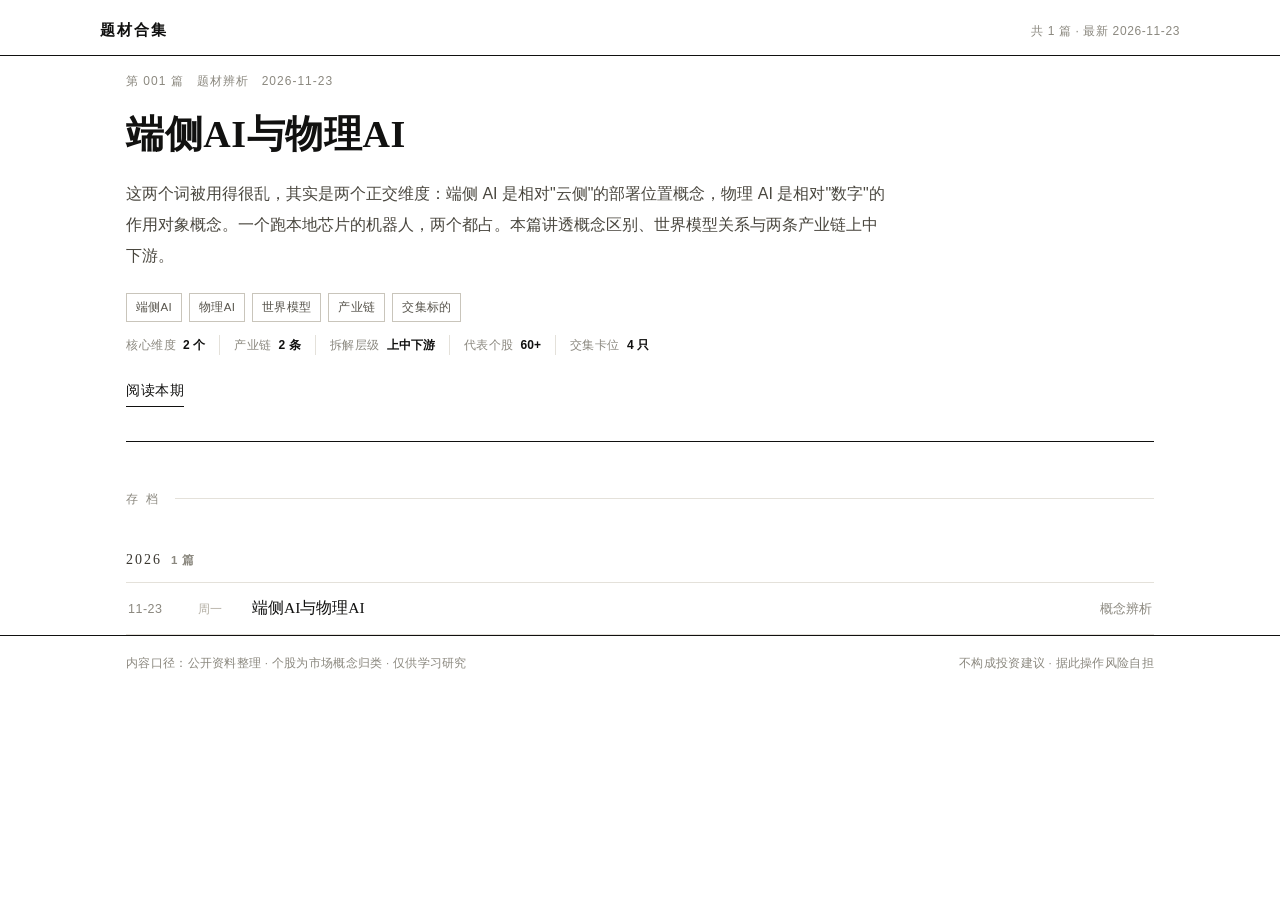
<file: index.html>
<!DOCTYPE html>
<html lang="zh-CN"><head>
<meta charset="utf-8">
<meta name="viewport" content="width=device-width,initial-scale=1">
<title>题材合集 · 股票题材概念与产业链</title>
<link rel="stylesheet" href="assets/base.css">
<link rel="stylesheet" href="assets/index.css">
<style>
.latest .tags{display:flex;flex-wrap:wrap;gap:7px;margin:0 0 4px}
.latest .tags span{font-size:11.5px;color:#57544c;border:1px solid var(--hair2);padding:2px 9px;letter-spacing:.3px}
</style>
</head><body>
<header class="masthead"><div class="wrap">
  <a class="brand" href="index.html">题材合集</a>
  <div class="mhmeta">共 1 篇 · 最新 2026-11-23</div>
</div></header>
<main class="wrap">
  <section class="latest">
    <div class="meta">第 001 篇　题材辨析　2026-11-23</div>
    <h1><a href="issues/2026-11-23.html">端侧AI与物理AI</a></h1>
    <p class="dek">这两个词被用得很乱，其实是两个正交维度：端侧 AI 是相对"云侧"的部署位置概念，物理 AI 是相对"数字"的作用对象概念。一个跑本地芯片的机器人，两个都占。本篇讲透概念区别、世界模型关系与两条产业链上中下游。</p>
    <div class="tags"><span>端侧AI</span><span>物理AI</span><span>世界模型</span><span>产业链</span><span>交集标的</span></div>
    <ul class="tape-mood"><li><span class="tk">核心维度</span><b>2 个</b></li><li><span class="tk">产业链</span><b>2 条</b></li><li><span class="tk">拆解层级</span><b>上中下游</b></li><li><span class="tk">代表个股</span><b>60+</b></li><li><span class="tk">交集卡位</span><b>4 只</b></li></ul>
    <a class="more" href="issues/2026-11-23.html">阅读本期</a>
  </section>

  <section class="archive">
    <div class="archive-h">存 档</div>
    <div class="year">2026<em>1 篇</em></div><ul class="rows">
      <li><a href="issues/2026-11-23.html"><span class="d">11-23</span><span class="w">周一</span><span class="t">端侧AI与物理AI</span><span class="c">概念辨析</span></a></li>
    </ul>
  </section>
</main>
<footer class="foot"><div class="wrap">
  <span>内容口径：公开资料整理 · 个股为市场概念归类 · 仅供学习研究</span>
  <span>不构成投资建议 · 据此操作风险自担</span>
</div></footer>
</body></html>
</file>
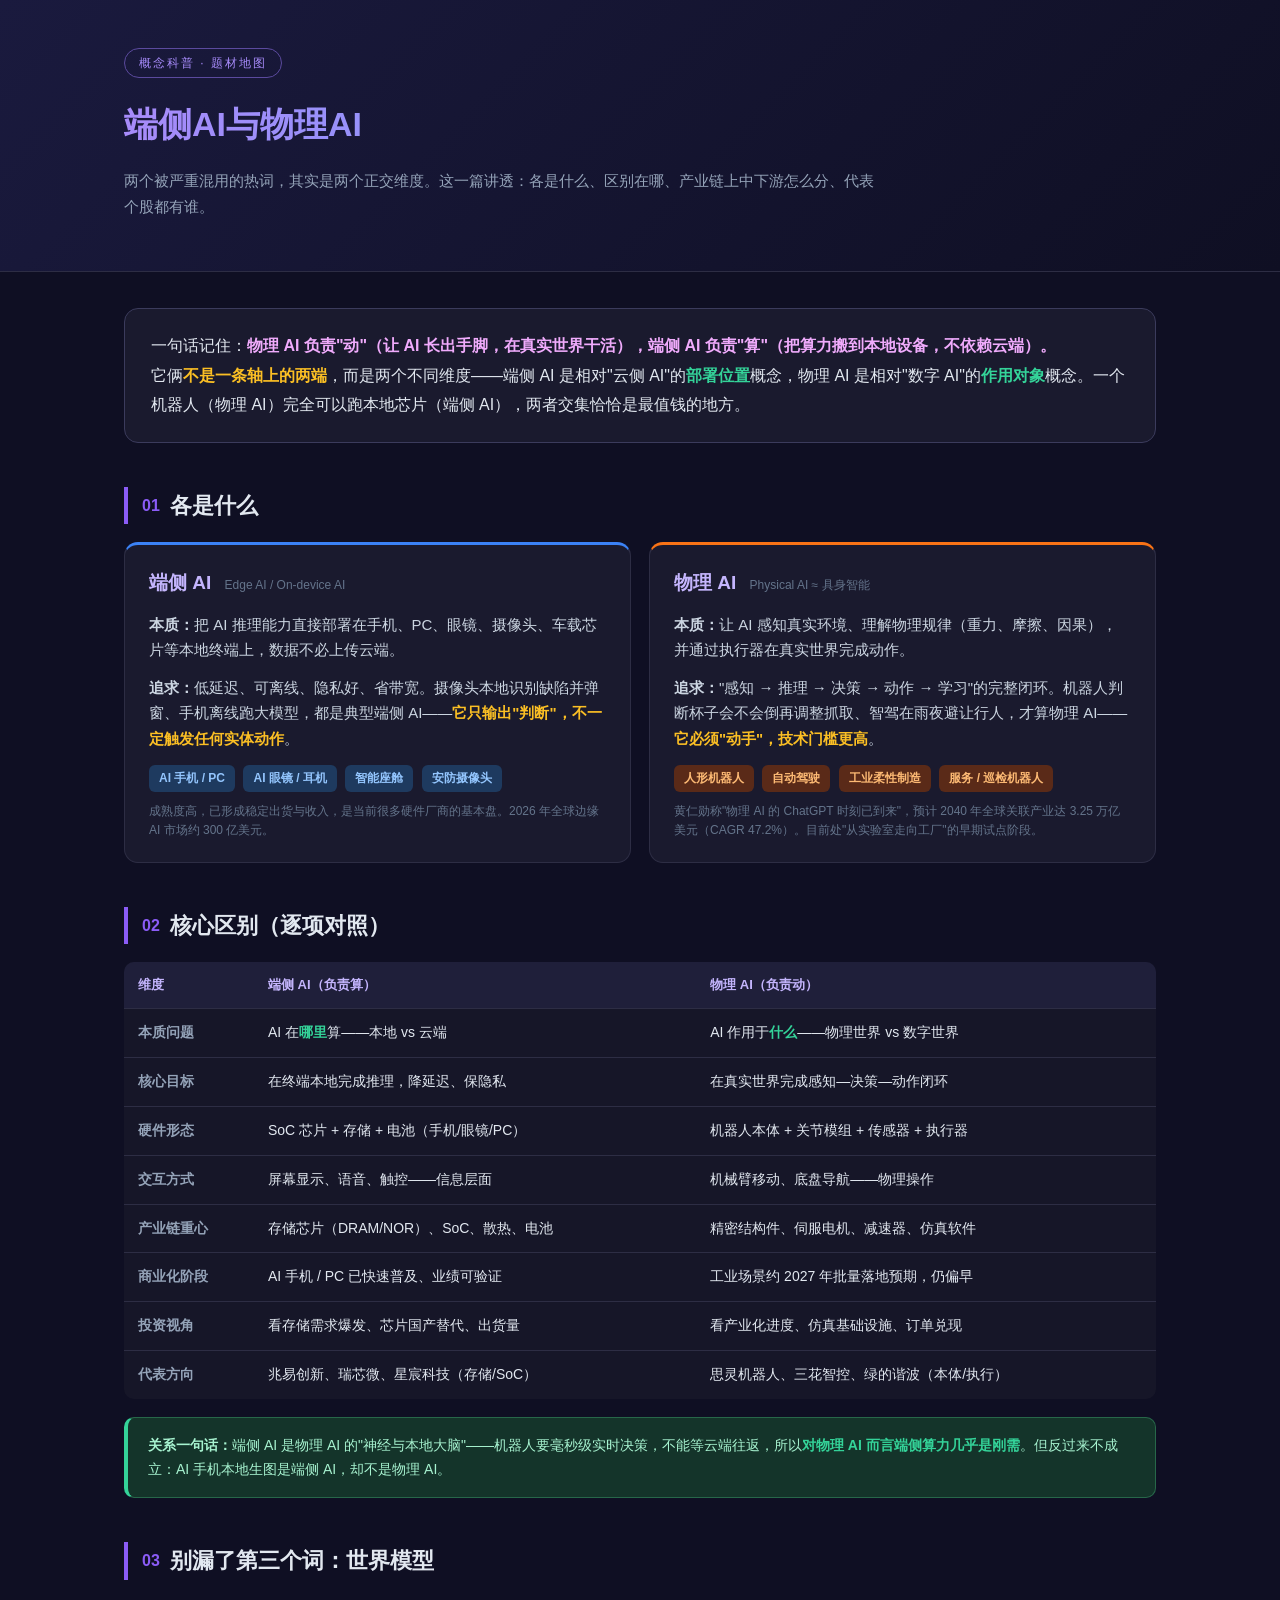
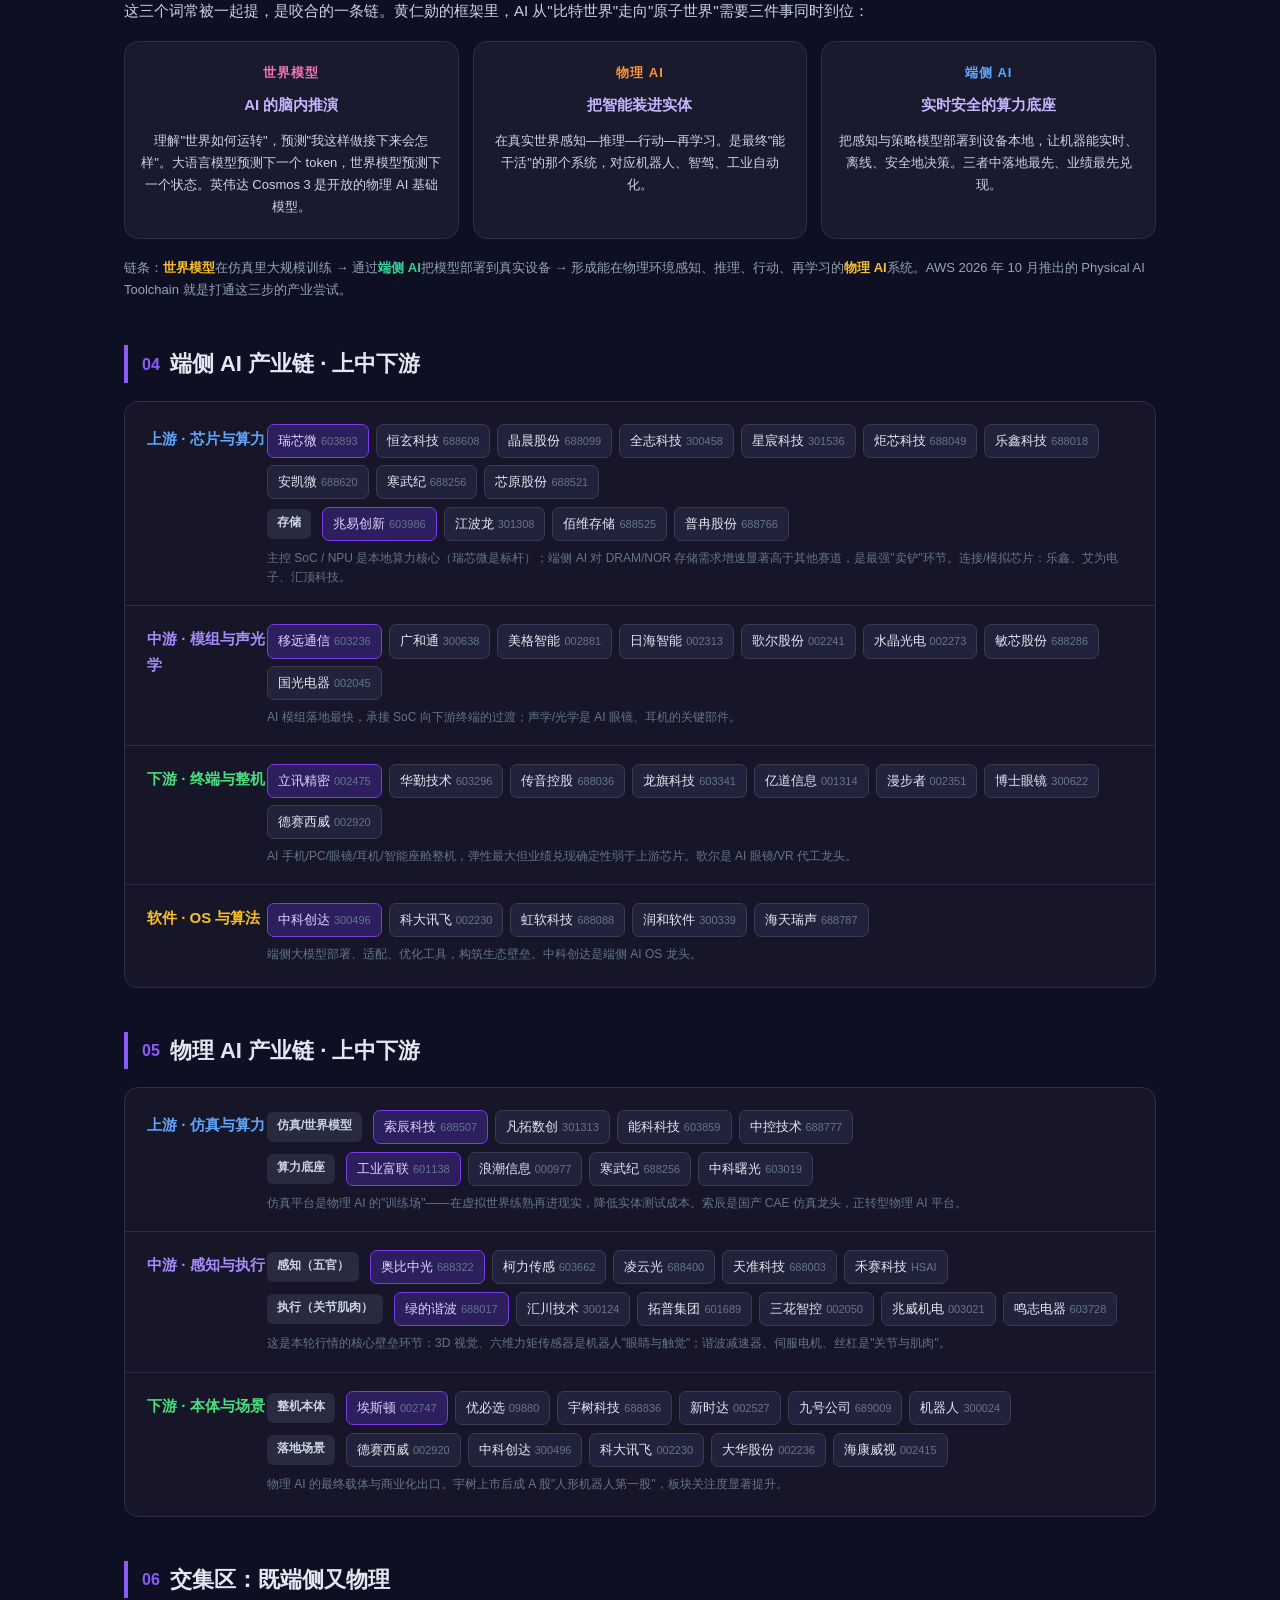
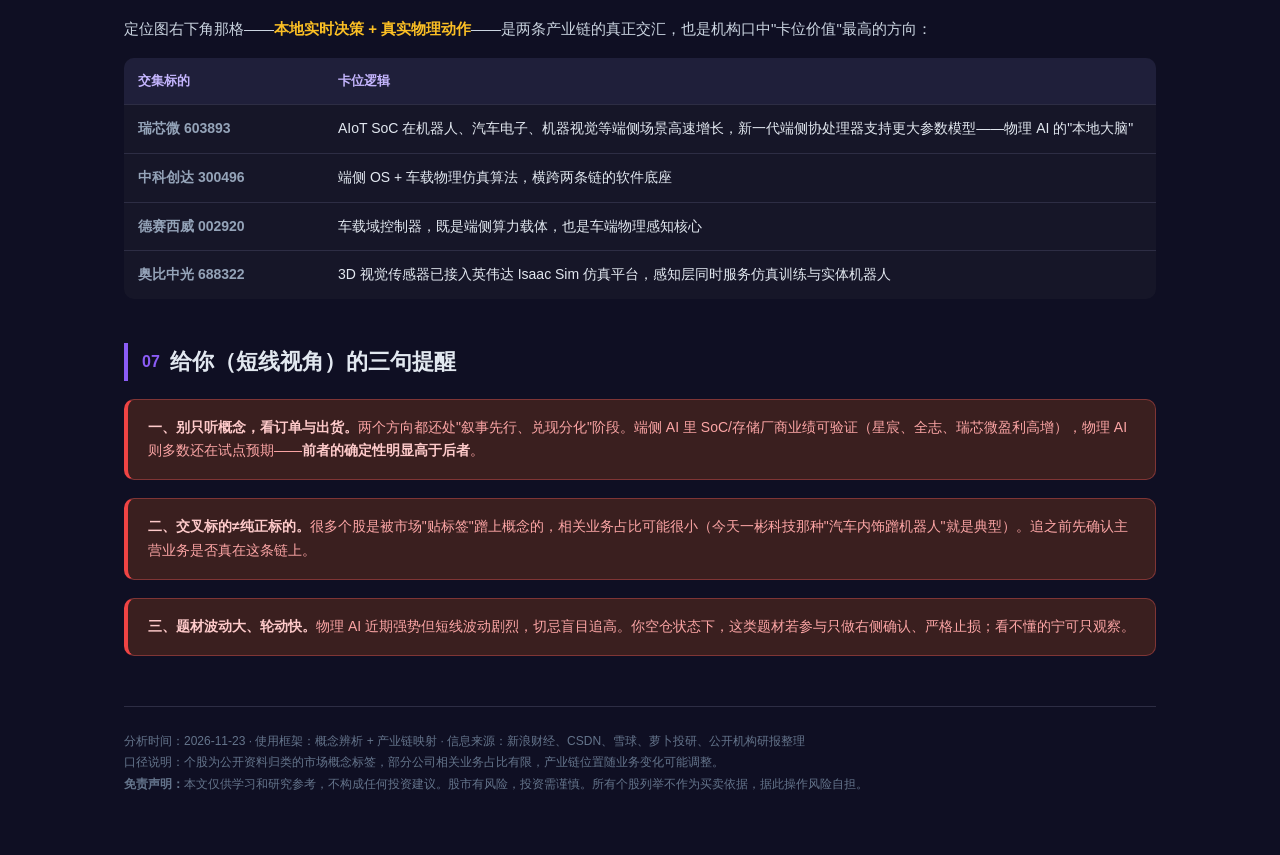
<file: issues/2026-11-23.html>
<!DOCTYPE html>
<html lang="zh-CN">
<head>
<meta charset="UTF-8">
<meta name="viewport" content="width=device-width, initial-scale=1.0">
<title>端侧AI与物理AI</title>
<style>
*{margin:0;padding:0;box-sizing:border-box}
body{background:#0f0f23;color:#e2e8f0;font-family:-apple-system,BlinkMacSystemFont,"Segoe UI","PingFang SC","Microsoft YaHei",sans-serif;line-height:1.7;padding:0 0 60px}
.wrap{max-width:1080px;margin:0 auto;padding:0 24px}
header{background:linear-gradient(135deg,#1a1a3e 0%,#0f0f23 100%);border-bottom:1px solid #2d2d44;padding:48px 0 40px;margin-bottom:36px}
.tag{display:inline-block;font-size:12px;letter-spacing:2px;color:#a78bfa;border:1px solid #5b4a9e;border-radius:20px;padding:4px 14px;margin-bottom:18px}
h1{font-size:34px;font-weight:700;background:linear-gradient(90deg,#a78bfa,#60a5fa);-webkit-background-clip:text;-webkit-text-fill-color:transparent;margin-bottom:14px}
.sub{color:#94a3b8;font-size:15px;max-width:760px}
h2{font-size:22px;font-weight:700;margin:44px 0 18px;padding-left:14px;border-left:4px solid #8b5cf6;display:flex;align-items:center;gap:10px}
h2 .n{color:#8b5cf6;font-size:16px}
h3{font-size:17px;font-weight:600;margin:26px 0 12px;color:#c4b5fd}
p{color:#cbd5e1;margin-bottom:12px;font-size:15px}
.lead{background:#1a1a2e;border:1px solid #3b3b5c;border-radius:14px;padding:22px 26px;font-size:16px;line-height:1.85;margin-bottom:8px}
.lead b{color:#f0abfc}
.hl{color:#fbbf24;font-weight:600}
.hl2{color:#34d399;font-weight:600}
.grid2{display:grid;grid-template-columns:1fr 1fr;gap:18px;margin:18px 0}
.card{background:#1a1a2e;border:1px solid #2d2d44;border-radius:14px;padding:22px 24px}
.card.blue{border-top:3px solid #3b82f6}
.card.coral{border-top:3px solid #f97316}
.card h3{margin-top:0;font-size:19px}
.card .en{font-size:12px;color:#64748b;font-weight:400;margin-left:8px}
.badge{display:inline-block;font-size:12px;padding:3px 10px;border-radius:6px;margin:2px 4px 2px 0;font-weight:600}
.b-blue{background:#1e3a5f;color:#93c5fd}
.b-coral{background:#5a2a18;color:#fdba74}
.b-gray{background:#2a2a3e;color:#cbd5e1}
table{width:100%;border-collapse:collapse;margin:16px 0;font-size:14px;background:#161628;border-radius:10px;overflow:hidden}
th,td{padding:12px 14px;text-align:left;border-bottom:1px solid #2d2d44;vertical-align:top}
th{background:#1f1f3a;color:#c4b5fd;font-weight:600;font-size:13px}
td:first-child{color:#94a3b8;font-weight:600;white-space:nowrap}
tr:last-child td{border-bottom:none}
.chain{background:#161628;border:1px solid #2d2d44;border-radius:14px;padding:4px 0;margin:16px 0}
.tier{display:grid;grid-template-columns:120px 1fr;gap:0;padding:18px 22px;border-bottom:1px solid #2d2d44}
.tier:last-child{border-bottom:none}
.tier .label{font-weight:700;font-size:15px;padding-top:2px}
.t1 .label{color:#60a5fa}.t2 .label{color:#a78bfa}.t3 .label{color:#4ade80}.t4 .label{color:#fbbf24}
.stocks{display:flex;flex-wrap:wrap;gap:7px}
.stk{background:#22223c;border:1px solid #3a3a55;border-radius:7px;padding:5px 10px;font-size:13px;color:#e2e8f0}
.stk .code{color:#64748b;font-size:11px;margin-left:4px}
.stk.core{border-color:#7c3aed;background:#2d1f5e;color:#ddd6fe}
.desc{font-size:12px;color:#64748b;margin-top:8px;line-height:1.6}
.note{background:#3a1f1f;border:1px solid #7f3535;border-left:4px solid #ef4444;border-radius:10px;padding:16px 20px;margin:18px 0;font-size:14px;color:#fca5a5}
.note b{color:#fecaca}
.tip{background:#14342a;border:1px solid #276749;border-left:4px solid #34d399;border-radius:10px;padding:16px 20px;margin:18px 0;font-size:14px;color:#a7f3d0}
.three{display:grid;grid-template-columns:repeat(3,1fr);gap:14px;margin:18px 0}
.three .card{text-align:center;padding:20px 16px}
.three .ico{font-size:13px;font-weight:700;letter-spacing:1px;margin-bottom:8px}
.three p{font-size:13px;margin-bottom:0}
footer{margin-top:50px;padding-top:24px;border-top:1px solid #2d2d44;color:#64748b;font-size:12px;line-height:1.8}
@media(max-width:760px){.grid2,.three{grid-template-columns:1fr}.tier{grid-template-columns:1fr;gap:8px}h1{font-size:26px}}
</style>
</head>
<body>
<header>
<div class="wrap">
<span class="tag">概念科普 · 题材地图</span>
<h1>端侧AI与物理AI</h1>
<p class="sub">两个被严重混用的热词，其实是两个正交维度。这一篇讲透：各是什么、区别在哪、产业链上中下游怎么分、代表个股都有谁。</p>
</div>
</header>

<div class="wrap">

<div class="lead">
一句话记住：<b>物理 AI 负责"动"（让 AI 长出手脚，在真实世界干活），端侧 AI 负责"算"（把算力搬到本地设备，不依赖云端）。</b><br>
它俩<span class="hl">不是一条轴上的两端</span>，而是两个不同维度——端侧 AI 是相对"云侧 AI"的<span class="hl2">部署位置</span>概念，物理 AI 是相对"数字 AI"的<span class="hl2">作用对象</span>概念。一个机器人（物理 AI）完全可以跑本地芯片（端侧 AI），两者交集恰恰是最值钱的地方。
</div>

<h2><span class="n">01</span> 各是什么</h2>

<div class="grid2">
<div class="card blue">
<h3>端侧 AI <span class="en">Edge AI / On-device AI</span></h3>
<p><b>本质：</b>把 AI 推理能力直接部署在手机、PC、眼镜、摄像头、车载芯片等本地终端上，数据不必上传云端。</p>
<p><b>追求：</b>低延迟、可离线、隐私好、省带宽。摄像头本地识别缺陷并弹窗、手机离线跑大模型，都是典型端侧 AI——<span class="hl">它只输出"判断"，不一定触发任何实体动作</span>。</p>
<span class="badge b-blue">AI 手机 / PC</span>
<span class="badge b-blue">AI 眼镜 / 耳机</span>
<span class="badge b-blue">智能座舱</span>
<span class="badge b-blue">安防摄像头</span>
<div class="desc">成熟度高，已形成稳定出货与收入，是当前很多硬件厂商的基本盘。2026 年全球边缘 AI 市场约 300 亿美元。</div>
</div>
<div class="card coral">
<h3>物理 AI <span class="en">Physical AI ≈ 具身智能</span></h3>
<p><b>本质：</b>让 AI 感知真实环境、理解物理规律（重力、摩擦、因果），并通过执行器在真实世界完成动作。</p>
<p><b>追求：</b>"感知 → 推理 → 决策 → 动作 → 学习"的完整闭环。机器人判断杯子会不会倒再调整抓取、智驾在雨夜避让行人，才算物理 AI——<span class="hl">它必须"动手"，技术门槛更高</span>。</p>
<span class="badge b-coral">人形机器人</span>
<span class="badge b-coral">自动驾驶</span>
<span class="badge b-coral">工业柔性制造</span>
<span class="badge b-coral">服务 / 巡检机器人</span>
<div class="desc">黄仁勋称"物理 AI 的 ChatGPT 时刻已到来"，预计 2040 年全球关联产业达 3.25 万亿美元（CAGR 47.2%）。目前处"从实验室走向工厂"的早期试点阶段。</div>
</div>
</div>

<h2><span class="n">02</span> 核心区别（逐项对照）</h2>
<table>
<tr><th style="width:130px">维度</th><th>端侧 AI（负责算）</th><th>物理 AI（负责动）</th></tr>
<tr><td>本质问题</td><td>AI 在<span class="hl2">哪里</span>算——本地 vs 云端</td><td>AI 作用于<span class="hl2">什么</span>——物理世界 vs 数字世界</td></tr>
<tr><td>核心目标</td><td>在终端本地完成推理，降延迟、保隐私</td><td>在真实世界完成感知—决策—动作闭环</td></tr>
<tr><td>硬件形态</td><td>SoC 芯片 + 存储 + 电池（手机/眼镜/PC）</td><td>机器人本体 + 关节模组 + 传感器 + 执行器</td></tr>
<tr><td>交互方式</td><td>屏幕显示、语音、触控——信息层面</td><td>机械臂移动、底盘导航——物理操作</td></tr>
<tr><td>产业链重心</td><td>存储芯片（DRAM/NOR）、SoC、散热、电池</td><td>精密结构件、伺服电机、减速器、仿真软件</td></tr>
<tr><td>商业化阶段</td><td>AI 手机 / PC 已快速普及、业绩可验证</td><td>工业场景约 2027 年批量落地预期，仍偏早</td></tr>
<tr><td>投资视角</td><td>看存储需求爆发、芯片国产替代、出货量</td><td>看产业化进度、仿真基础设施、订单兑现</td></tr>
<tr><td>代表方向</td><td>兆易创新、瑞芯微、星宸科技（存储/SoC）</td><td>思灵机器人、三花智控、绿的谐波（本体/执行）</td></tr>
</table>

<div class="tip">
<b>关系一句话：</b>端侧 AI 是物理 AI 的"神经与本地大脑"——机器人要毫秒级实时决策，不能等云端往返，所以<span class="hl2">对物理 AI 而言端侧算力几乎是刚需</span>。但反过来不成立：AI 手机本地生图是端侧 AI，却不是物理 AI。
</div>

<h2><span class="n">03</span> 别漏了第三个词：世界模型</h2>
<p>这三个词常被一起提，是咬合的一条链。黄仁勋的框架里，AI 从"比特世界"走向"原子世界"需要三件事同时到位：</p>
<div class="three">
<div class="card"><div class="ico" style="color:#f472b6">世界模型</div><h3 style="font-size:15px">AI 的脑内推演</h3><p>理解"世界如何运转"，预测"我这样做接下来会怎样"。大语言模型预测下一个 token，世界模型预测下一个状态。英伟达 Cosmos 3 是开放的物理 AI 基础模型。</p></div>
<div class="card"><div class="ico" style="color:#fb923c">物理 AI</div><h3 style="font-size:15px">把智能装进实体</h3><p>在真实世界感知—推理—行动—再学习。是最终"能干活"的那个系统，对应机器人、智驾、工业自动化。</p></div>
<div class="card"><div class="ico" style="color:#60a5fa">端侧 AI</div><h3 style="font-size:15px">实时安全的算力底座</h3><p>把感知与策略模型部署到设备本地，让机器能实时、离线、安全地决策。三者中落地最先、业绩最先兑现。</p></div>
</div>
<p style="color:#94a3b8;font-size:13px">链条：<span class="hl">世界模型</span>在仿真里大规模训练 → 通过<span class="hl2">端侧 AI</span>把模型部署到真实设备 → 形成能在物理环境感知、推理、行动、再学习的<span class="hl">物理 AI</span>系统。AWS 2026 年 10 月推出的 Physical AI Toolchain 就是打通这三步的产业尝试。</p>

<h2><span class="n">04</span> 端侧 AI 产业链 · 上中下游</h2>
<div class="chain">
<div class="tier t1"><div class="label">上游 · 芯片与算力</div><div><div class="stocks">
<span class="stk core">瑞芯微<span class="code">603893</span></span><span class="stk">恒玄科技<span class="code">688608</span></span><span class="stk">晶晨股份<span class="code">688099</span></span><span class="stk">全志科技<span class="code">300458</span></span><span class="stk">星宸科技<span class="code">301536</span></span><span class="stk">炬芯科技<span class="code">688049</span></span><span class="stk">乐鑫科技<span class="code">688018</span></span><span class="stk">安凯微<span class="code">688620</span></span><span class="stk">寒武纪<span class="code">688256</span></span><span class="stk">芯原股份<span class="code">688521</span></span>
</div><div class="stocks" style="margin-top:8px"><span class="badge b-gray">存储</span><span class="stk core">兆易创新<span class="code">603986</span></span><span class="stk">江波龙<span class="code">301308</span></span><span class="stk">佰维存储<span class="code">688525</span></span><span class="stk">普冉股份<span class="code">688766</span></span></div>
<div class="desc">主控 SoC / NPU 是本地算力核心（瑞芯微是标杆）；端侧 AI 对 DRAM/NOR 存储需求增速显著高于其他赛道，是最强"卖铲"环节。连接/模拟芯片：乐鑫、艾为电子、汇顶科技。</div></div></div>

<div class="tier t2"><div class="label">中游 · 模组与声光学</div><div><div class="stocks">
<span class="stk core">移远通信<span class="code">603236</span></span><span class="stk">广和通<span class="code">300638</span></span><span class="stk">美格智能<span class="code">002881</span></span><span class="stk">日海智能<span class="code">002313</span></span><span class="stk">歌尔股份<span class="code">002241</span></span><span class="stk">水晶光电<span class="code">002273</span></span><span class="stk">敏芯股份<span class="code">688286</span></span><span class="stk">国光电器<span class="code">002045</span></span>
</div><div class="desc">AI 模组落地最快，承接 SoC 向下游终端的过渡；声学/光学是 AI 眼镜、耳机的关键部件。</div></div></div>

<div class="tier t3"><div class="label">下游 · 终端与整机</div><div><div class="stocks">
<span class="stk core">立讯精密<span class="code">002475</span></span><span class="stk">华勤技术<span class="code">603296</span></span><span class="stk">传音控股<span class="code">688036</span></span><span class="stk">龙旗科技<span class="code">603341</span></span><span class="stk">亿道信息<span class="code">001314</span></span><span class="stk">漫步者<span class="code">002351</span></span><span class="stk">博士眼镜<span class="code">300622</span></span><span class="stk">德赛西威<span class="code">002920</span></span>
</div><div class="desc">AI 手机/PC/眼镜/耳机/智能座舱整机，弹性最大但业绩兑现确定性弱于上游芯片。歌尔是 AI 眼镜/VR 代工龙头。</div></div></div>

<div class="tier t4"><div class="label">软件 · OS 与算法</div><div><div class="stocks">
<span class="stk core">中科创达<span class="code">300496</span></span><span class="stk">科大讯飞<span class="code">002230</span></span><span class="stk">虹软科技<span class="code">688088</span></span><span class="stk">润和软件<span class="code">300339</span></span><span class="stk">海天瑞声<span class="code">688787</span></span>
</div><div class="desc">端侧大模型部署、适配、优化工具，构筑生态壁垒。中科创达是端侧 AI OS 龙头。</div></div></div>
</div>

<h2><span class="n">05</span> 物理 AI 产业链 · 上中下游</h2>
<div class="chain">
<div class="tier t1"><div class="label">上游 · 仿真与算力</div><div><div class="stocks"><span class="badge b-gray">仿真/世界模型</span>
<span class="stk core">索辰科技<span class="code">688507</span></span><span class="stk">凡拓数创<span class="code">301313</span></span><span class="stk">能科科技<span class="code">603859</span></span><span class="stk">中控技术<span class="code">688777</span></span></div>
<div class="stocks" style="margin-top:8px"><span class="badge b-gray">算力底座</span>
<span class="stk core">工业富联<span class="code">601138</span></span><span class="stk">浪潮信息<span class="code">000977</span></span><span class="stk">寒武纪<span class="code">688256</span></span><span class="stk">中科曙光<span class="code">603019</span></span></div>
<div class="desc">仿真平台是物理 AI 的"训练场"——在虚拟世界练熟再进现实，降低实体测试成本。索辰是国产 CAE 仿真龙头，正转型物理 AI 平台。</div></div></div>

<div class="tier t2"><div class="label">中游 · 感知与执行</div><div><div class="stocks"><span class="badge b-gray">感知（五官）</span>
<span class="stk core">奥比中光<span class="code">688322</span></span><span class="stk">柯力传感<span class="code">603662</span></span><span class="stk">凌云光<span class="code">688400</span></span><span class="stk">天准科技<span class="code">688003</span></span><span class="stk">禾赛科技<span class="code">HSAI</span></span></div>
<div class="stocks" style="margin-top:8px"><span class="badge b-gray">执行（关节肌肉）</span>
<span class="stk core">绿的谐波<span class="code">688017</span></span><span class="stk">汇川技术<span class="code">300124</span></span><span class="stk">拓普集团<span class="code">601689</span></span><span class="stk">三花智控<span class="code">002050</span></span><span class="stk">兆威机电<span class="code">003021</span></span><span class="stk">鸣志电器<span class="code">603728</span></span></div>
<div class="desc">这是本轮行情的核心壁垒环节：3D 视觉、六维力矩传感器是机器人"眼睛与触觉"；谐波减速器、伺服电机、丝杠是"关节与肌肉"。</div></div></div>

<div class="tier t3"><div class="label">下游 · 本体与场景</div><div><div class="stocks"><span class="badge b-gray">整机本体</span>
<span class="stk core">埃斯顿<span class="code">002747</span></span><span class="stk">优必选<span class="code">09880</span></span><span class="stk">宇树科技<span class="code">688836</span></span><span class="stk">新时达<span class="code">002527</span></span><span class="stk">九号公司<span class="code">689009</span></span><span class="stk">机器人<span class="code">300024</span></span></div>
<div class="stocks" style="margin-top:8px"><span class="badge b-gray">落地场景</span>
<span class="stk">德赛西威<span class="code">002920</span></span><span class="stk">中科创达<span class="code">300496</span></span><span class="stk">科大讯飞<span class="code">002230</span></span><span class="stk">大华股份<span class="code">002236</span></span><span class="stk">海康威视<span class="code">002415</span></span></div>
<div class="desc">物理 AI 的最终载体与商业化出口。宇树上市后成 A 股"人形机器人第一股"，板块关注度显著提升。</div></div></div>
</div>

<h2><span class="n">06</span> 交集区：既端侧又物理</h2>
<p>定位图右下角那格——<span class="hl">本地实时决策 + 真实物理动作</span>——是两条产业链的真正交汇，也是机构口中"卡位价值"最高的方向：</p>
<table>
<tr><th style="width:200px">交集标的</th><th>卡位逻辑</th></tr>
<tr><td>瑞芯微 603893</td><td>AIoT SoC 在机器人、汽车电子、机器视觉等端侧场景高速增长，新一代端侧协处理器支持更大参数模型——物理 AI 的"本地大脑"</td></tr>
<tr><td>中科创达 300496</td><td>端侧 OS + 车载物理仿真算法，横跨两条链的软件底座</td></tr>
<tr><td>德赛西威 002920</td><td>车载域控制器，既是端侧算力载体，也是车端物理感知核心</td></tr>
<tr><td>奥比中光 688322</td><td>3D 视觉传感器已接入英伟达 Isaac Sim 仿真平台，感知层同时服务仿真训练与实体机器人</td></tr>
</table>

<h2><span class="n">07</span> 给你（短线视角）的三句提醒</h2>
<div class="note">
<b>一、别只听概念，看订单与出货。</b>两个方向都还处"叙事先行、兑现分化"阶段。端侧 AI 里 SoC/存储厂商业绩可验证（星宸、全志、瑞芯微盈利高增），物理 AI 则多数还在试点预期——<b>前者的确定性明显高于后者</b>。
</div>
<div class="note">
<b>二、交叉标的≠纯正标的。</b>很多个股是被市场"贴标签"蹭上概念的，相关业务占比可能很小（今天一彬科技那种"汽车内饰蹭机器人"就是典型）。追之前先确认主营业务是否真在这条链上。
</div>
<div class="note">
<b>三、题材波动大、轮动快。</b>物理 AI 近期强势但短线波动剧烈，切忌盲目追高。你空仓状态下，这类题材若参与只做右侧确认、严格止损；看不懂的宁可只观察。
</div>

<footer>
分析时间：2026-11-23 · 使用框架：概念辨析 + 产业链映射 · 信息来源：新浪财经、CSDN、雪球、萝卜投研、公开机构研报整理<br>
口径说明：个股为公开资料归类的市场概念标签，部分公司相关业务占比有限，产业链位置随业务变化可能调整。<br>
<b>免责声明：</b>本文仅供学习和研究参考，不构成任何投资建议。股市有风险，投资需谨慎。所有个股列举不作为买卖依据，据此操作风险自担。
</footer>

</div>
</body>
</html>
</file>
<file: assets/base.css>
/* ---------------------------------------------------------------
   A股复盘期刊 · 编辑部风格
   原则：白底、细线、衬线标题、无卡片无阴影无彩色标签
   --------------------------------------------------------------- */
:root{
  --ink:#111110;
  --body:#26251f;
  --muted:#8b887f;
  --hair:#e4e1da;
  --hair2:#c9c5bb;
  --up:#b02a1e;
  --down:#166b45;
}
*{box-sizing:border-box}
html{-webkit-text-size-adjust:100%}
body{
  margin:0;background:#fff;color:var(--body);
  font-family:-apple-system,BlinkMacSystemFont,"PingFang SC","Hiragino Sans GB","Microsoft YaHei",sans-serif;
  font-size:16.5px;line-height:1.95;
  -webkit-font-smoothing:antialiased;
  font-feature-settings:"palt" 1;
}
a{color:inherit;text-decoration:none}
.wrap{max-width:1080px;margin:0 auto;padding:0 26px}
.serif{font-family:"Songti SC","Source Han Serif SC","Noto Serif CJK SC",Georgia,serif}

/* ---------- 报头 ---------- */
.masthead{border-bottom:1px solid var(--ink);background:#fff}
.masthead .wrap{display:flex;align-items:baseline;justify-content:space-between;gap:20px;padding:15px 0 11px}
.masthead .brand{font-size:15px;letter-spacing:2px;font-weight:600;color:var(--ink)}
.masthead .mhmeta{font-size:12px;color:var(--muted);letter-spacing:.6px;white-space:nowrap}

/* ---------- 版面 ---------- */
.layout{display:grid;grid-template-columns:200px minmax(0,1fr);gap:48px;padding:40px 0 90px}
@media(max-width:920px){.layout{grid-template-columns:1fr;gap:0;padding-top:26px}}

/* ---------- 目录 ---------- */
.toc{position:sticky;top:26px;align-self:start;font-size:12px;line-height:1.5}
.toc .toc-t{font-size:11px;letter-spacing:2px;color:var(--muted);margin-bottom:11px;padding-bottom:8px;border-bottom:1px solid var(--hair)}
.toc ol{list-style:none;margin:0;padding:0}
.toc li{margin:0 0 3px}
.toc a{display:block;padding:5px 0;color:#57544c;transition:color .12s}
.toc a:hover{color:var(--up)}
@media(max-width:920px){
  .toc{position:static;margin-bottom:28px;padding-bottom:18px;border-bottom:1px solid var(--hair)}
  .toc ol{columns:2;column-gap:22px}
}

/* ---------- 标题区 ---------- */
.meta{font-size:12px;color:var(--muted);letter-spacing:1px;margin-bottom:14px}
h1.hl{
  font-family:"Songti SC","Source Han Serif SC","Noto Serif CJK SC",Georgia,serif;
  font-size:31px;line-height:1.45;letter-spacing:.5px;font-weight:700;
  margin:0 0 14px;color:var(--ink);
}
.dek{font-size:15.5px;line-height:1.9;color:#57544c;margin:0 0 30px;padding-bottom:26px;border-bottom:1px solid var(--hair)}
@media(max-width:640px){h1.hl{font-size:25px}}

/* ---------- 正文 ---------- */
article{max-width:720px}
h2{
  font-family:"Songti SC","Source Han Serif SC","Noto Serif CJK SC",Georgia,serif;
  font-size:19px;font-weight:700;letter-spacing:.4px;color:var(--ink);
  margin:52px 0 18px;padding-top:13px;border-top:1px solid var(--ink);
}
h3{font-size:16.5px;font-weight:700;color:var(--ink);margin:34px 0 10px;letter-spacing:.2px}
h4{font-size:15px;font-weight:600;margin:24px 0 8px;color:#3a3730}
p{margin:0 0 15px;text-align:left}
strong{font-weight:700;color:#000}
em{font-style:normal;font-weight:600}
hr{display:none}
code{font-family:ui-monospace,SFMono-Regular,Menlo,monospace;font-size:.87em;background:#f4f2ec;padding:1px 5px}

/* 数据来源等说明 */
blockquote{
  margin:0 0 34px;padding:0;border:none;color:var(--muted);
  font-size:12.5px;line-height:1.85;
}
blockquote p{margin:0 0 5px;text-align:left}
blockquote p:last-child{margin:0}

/* 列表：短横线游标 */
ul,ol{margin:0 0 18px;padding:0;list-style:none}
li{position:relative;padding-left:1.15em;margin:0 0 10px;line-height:1.85}
li::before{content:"–";position:absolute;left:0;top:0;color:#b3aea3}
ol{counter-reset:n}
ol li{padding-left:1.5em;counter-increment:n}
ol li::before{content:counter(n) ".";color:var(--muted);font-size:.9em}
ul ul,ol ul,ul ol{margin:9px 0 0}

/* 表格：无边框无斑马，报纸数据表 */
.tbl{overflow-x:auto;margin:20px 0 28px}
table{width:100%;border-collapse:collapse;font-size:13.5px;line-height:1.72;font-variant-numeric:tabular-nums}
thead th{
  border-bottom:1.5px solid var(--ink);padding:0 10px 8px;text-align:left;
  font-weight:600;font-size:12px;letter-spacing:.4px;color:#3a3730;white-space:nowrap;
}
thead th:first-child,td:first-child{padding-left:0}
tbody td{padding:10px 10px 10px 10px;border-bottom:1px solid var(--hair);vertical-align:top}
tbody tr:last-child td{border-bottom:1px solid var(--hair2)}
td:first-child{font-weight:600;color:var(--ink);white-space:nowrap}
tbody tr:hover{background:#fcfbf8}

/* 涨跌色 */
.up{color:var(--up)}
.down{color:var(--down)}
.flat{color:var(--muted)}

/* ---------- 翻页 ---------- */
.pager{display:flex;justify-content:space-between;gap:30px;margin-top:64px;padding-top:18px;border-top:1px solid var(--hair);font-size:13px}
.pager a{color:#57544c;max-width:46%}
.pager a:hover{color:var(--up)}
.pager .dir{display:block;font-size:11px;color:var(--muted);letter-spacing:1.5px;margin-bottom:4px}
.pager a.next{text-align:right;margin-left:auto}

/* ---------- 页脚 ---------- */
.foot{border-top:1px solid var(--ink);margin-top:0;padding:16px 0 64px;font-size:11.5px;color:var(--muted);letter-spacing:.3px}
.foot .wrap{display:flex;justify-content:space-between;gap:18px;flex-wrap:wrap}

@media print{
  body{font-size:11pt;line-height:1.7}
  .toc,.pager,.masthead .mhmeta{display:none}
  .layout{grid-template-columns:1fr;padding:0}
  h2{break-after:avoid}
  .tbl{overflow:visible}
}

/* ---------- 整行加粗的小标题（报告里的 1./2./3.） ---------- */
p.k{
  margin:30px 0 9px;font-size:15.5px;line-height:1.75;
  letter-spacing:.2px;color:var(--ink);
}
p.k strong{font-weight:700}

/* ---------- 市场速览数据栏（正文顶部 · 借鉴终端版速览格，改用报纸数据表做法） ---------- */
.tape{margin:0 0 40px;border-bottom:1px solid var(--hair2)}
.tape-h{
  display:flex;justify-content:space-between;align-items:baseline;gap:16px;
  font-size:10.5px;letter-spacing:2.5px;color:var(--muted);
  padding:11px 0 9px;border-top:1px solid var(--ink);border-bottom:1px solid var(--hair);
}
.tape-idx{
  display:grid;grid-template-columns:repeat(4,1fr);
  margin:0;padding:5px 0 6px;list-style:none;
}
.tape-idx li{
  position:static;margin:0;padding:10px 15px 11px;min-width:0;
  line-height:1.4;border-left:1px solid var(--hair);
}
.tape-idx li::before{content:none}
.tape-idx li:nth-child(4n+1){border-left:none;padding-left:0}
.tape-idx li:nth-child(n+5){border-top:1px solid var(--hair)}
.tape-idx .tnm{display:block;font-size:11px;color:var(--muted);letter-spacing:.4px;margin-bottom:2px}
.tape-idx .tvl{
  font-size:18px;font-weight:600;color:var(--ink);
  font-variant-numeric:tabular-nums;letter-spacing:-.2px;margin-right:7px;
}
.tape-idx .tch{font-size:12.5px;font-weight:600;font-variant-numeric:tabular-nums}
.tape-idx .tn{
  display:block;font-size:10.5px;color:var(--muted);line-height:1.5;margin-top:4px;
  white-space:nowrap;overflow:hidden;text-overflow:ellipsis;
}
.tape-mood{
  display:flex;flex-wrap:wrap;margin:0;padding:11px 0 12px;list-style:none;
  border-top:1px solid var(--hair);font-size:12px;
}
.tape-mood li{position:static;margin:0;padding:0 14px;line-height:1.7;white-space:nowrap}
.tape-mood li::before{content:none}
.tape-mood li:first-child{padding-left:0}
.tape-mood li+li{border-left:1px solid var(--hair)}
.tape-mood .tk{color:var(--muted);margin-right:7px;letter-spacing:.5px}
.tape-mood b{font-weight:600;color:var(--ink);font-variant-numeric:tabular-nums}
@media(max-width:760px){
  .tape-idx{grid-template-columns:repeat(2,1fr);padding:3px 0 4px}
  .tape-idx li{padding:9px 13px 10px}
  .tape-idx li:nth-child(4n+1){border-left:1px solid var(--hair);padding-left:13px}
  .tape-idx li:nth-child(2n+1){border-left:none;padding-left:0}
  .tape-idx li:nth-child(n+3){border-top:1px solid var(--hair)}
  .tape-idx li:nth-child(-n+2){border-top:none}
  .tape-idx .tvl{font-size:16.5px}
  .tape-mood{font-size:11.5px}
  .tape-mood li{padding:0 11px}
  .tape-mood li:first-child{padding-left:0}
}
@media print{.tape{break-inside:avoid}}

/* 情绪行：涨跌家数着色 + 量能环比小注 */
.tape-mood b.up{color:var(--up)}
.tape-mood b.down{color:var(--down)}
.tape-mood .tsub{font-style:normal;font-size:10.5px;color:var(--muted);margin-left:6px;letter-spacing:0}

/* 文末：数据来源与口径 */
.source-notes{margin:56px 0 0;padding-top:15px;border-top:1px solid var(--hair)}
.source-notes blockquote{margin:0;font-size:11.5px;line-height:1.85;color:var(--muted)}
.source-notes blockquote p{margin:0 0 4px}
.source-notes blockquote p:last-child{margin:0}
.source-notes+.pager{margin-top:34px}
</file>
<file: assets/index.css>
/* ---------------------------------------------------------------
   目录页 · 编辑部存档样式
   --------------------------------------------------------------- */

/* ---------- 最新一期（开篇，不用卡片不用按钮） ---------- */
.latest{padding:14px 0 34px;border-bottom:1px solid var(--ink)}
.latest h1{
  font-family:"Songti SC","Source Han Serif SC","Noto Serif CJK SC",Georgia,serif;
  font-size:38px;line-height:1.42;letter-spacing:.6px;font-weight:700;
  margin:0 0 16px;color:var(--ink);
}
.latest h1 a:hover{text-decoration:underline;text-underline-offset:6px;text-decoration-thickness:1px}
.latest .dek{font-size:16px;line-height:1.95;color:#4a473f;margin:0 0 22px;padding:0;border:none;max-width:760px}
.latest .quote{
  font-size:13px;color:var(--muted);line-height:1.9;margin:0 0 20px;
  padding-left:14px;border-left:1px solid var(--hair2);max-width:700px;
}
.indices{display:flex;flex-wrap:wrap;gap:0 26px;font-size:13px;color:#4a473f;font-variant-numeric:tabular-nums}
.indices span{white-space:nowrap}
.indices b{font-weight:600;color:var(--ink);margin-right:7px;font-weight:400}
.latest .more{display:inline-block;margin-top:22px;font-size:13.5px;color:var(--ink);border-bottom:1px solid var(--ink);padding-bottom:2px}
.latest .more:hover{color:var(--up);border-color:var(--up)}
@media(max-width:640px){.latest h1{font-size:27px}.latest .dek{font-size:15px}}

/* ---------- 存档 ---------- */
.archive{margin-top:46px}
.archive-h{
  display:flex;align-items:baseline;gap:14px;margin:0 0 6px;
  font-size:12px;letter-spacing:2.5px;color:var(--muted);
}
.archive-h::after{content:"";flex:1;height:1px;background:var(--hair);transform:translateY(-4px)}
.year{
  margin:34px 0 0;padding-bottom:9px;border-bottom:1px solid var(--hair);
  font-family:"Songti SC","Source Han Serif SC",Georgia,serif;
  font-size:14px;letter-spacing:2px;color:#3a3730;
}
.year em{font-style:normal;font-family:-apple-system,"PingFang SC",sans-serif;font-size:11.5px;color:var(--muted);letter-spacing:.5px;margin-left:9px}

.rows{list-style:none;margin:0;padding:0}
.rows li{margin:0;padding:0;border-bottom:1px solid var(--hair);counter-increment:none}
.rows li::before{content:none}
.rows a{
  display:grid;grid-template-columns:56px 40px minmax(0,1fr) auto;
  align-items:baseline;gap:14px;padding:13px 2px;transition:background .12s;
}
.rows a:hover{background:#fcfbf8}
.rows a:hover .t{text-decoration:underline;text-underline-offset:4px;text-decoration-thickness:1px;text-decoration-color:var(--hair2)}
.rows .d{font-size:12.5px;color:var(--muted);font-variant-numeric:tabular-nums;letter-spacing:.5px}
.rows .w{font-size:11.5px;color:#b3aea3}
.rows .t{
  font-family:"Songti SC","Source Han Serif SC","Noto Serif CJK SC",Georgia,serif;
  font-size:15.5px;line-height:1.6;color:var(--ink);
  overflow:hidden;text-overflow:ellipsis;white-space:nowrap;
}
.rows .c{font-size:12.5px;font-variant-numeric:tabular-nums;color:var(--muted);white-space:nowrap}
.rows .c.up{color:var(--up)}
.rows .c.down{color:var(--down)}
.rows .closed .t{color:#8b887f}
.rows .closed .tag{font-size:10.5px;color:#b3aea3;border:1px solid var(--hair2);padding:0 5px;margin-left:8px;vertical-align:1px;letter-spacing:1px}

@media(max-width:640px){
  .rows a{grid-template-columns:46px 1fr;gap:6px 10px;padding:12px 0}
  .rows .t{grid-column:1 / -1;white-space:normal}
  .rows .w{display:none}
  .rows .c{grid-row:1;grid-column:2;justify-self:end}
}

/* 最新一期正文链接 */
.latest .more{font-size:14px;letter-spacing:.5px}

/* 目录页最新一期的情绪指标行 */
.latest .tape-mood{margin-top:13px;padding:0;border-top:none}
</file>
